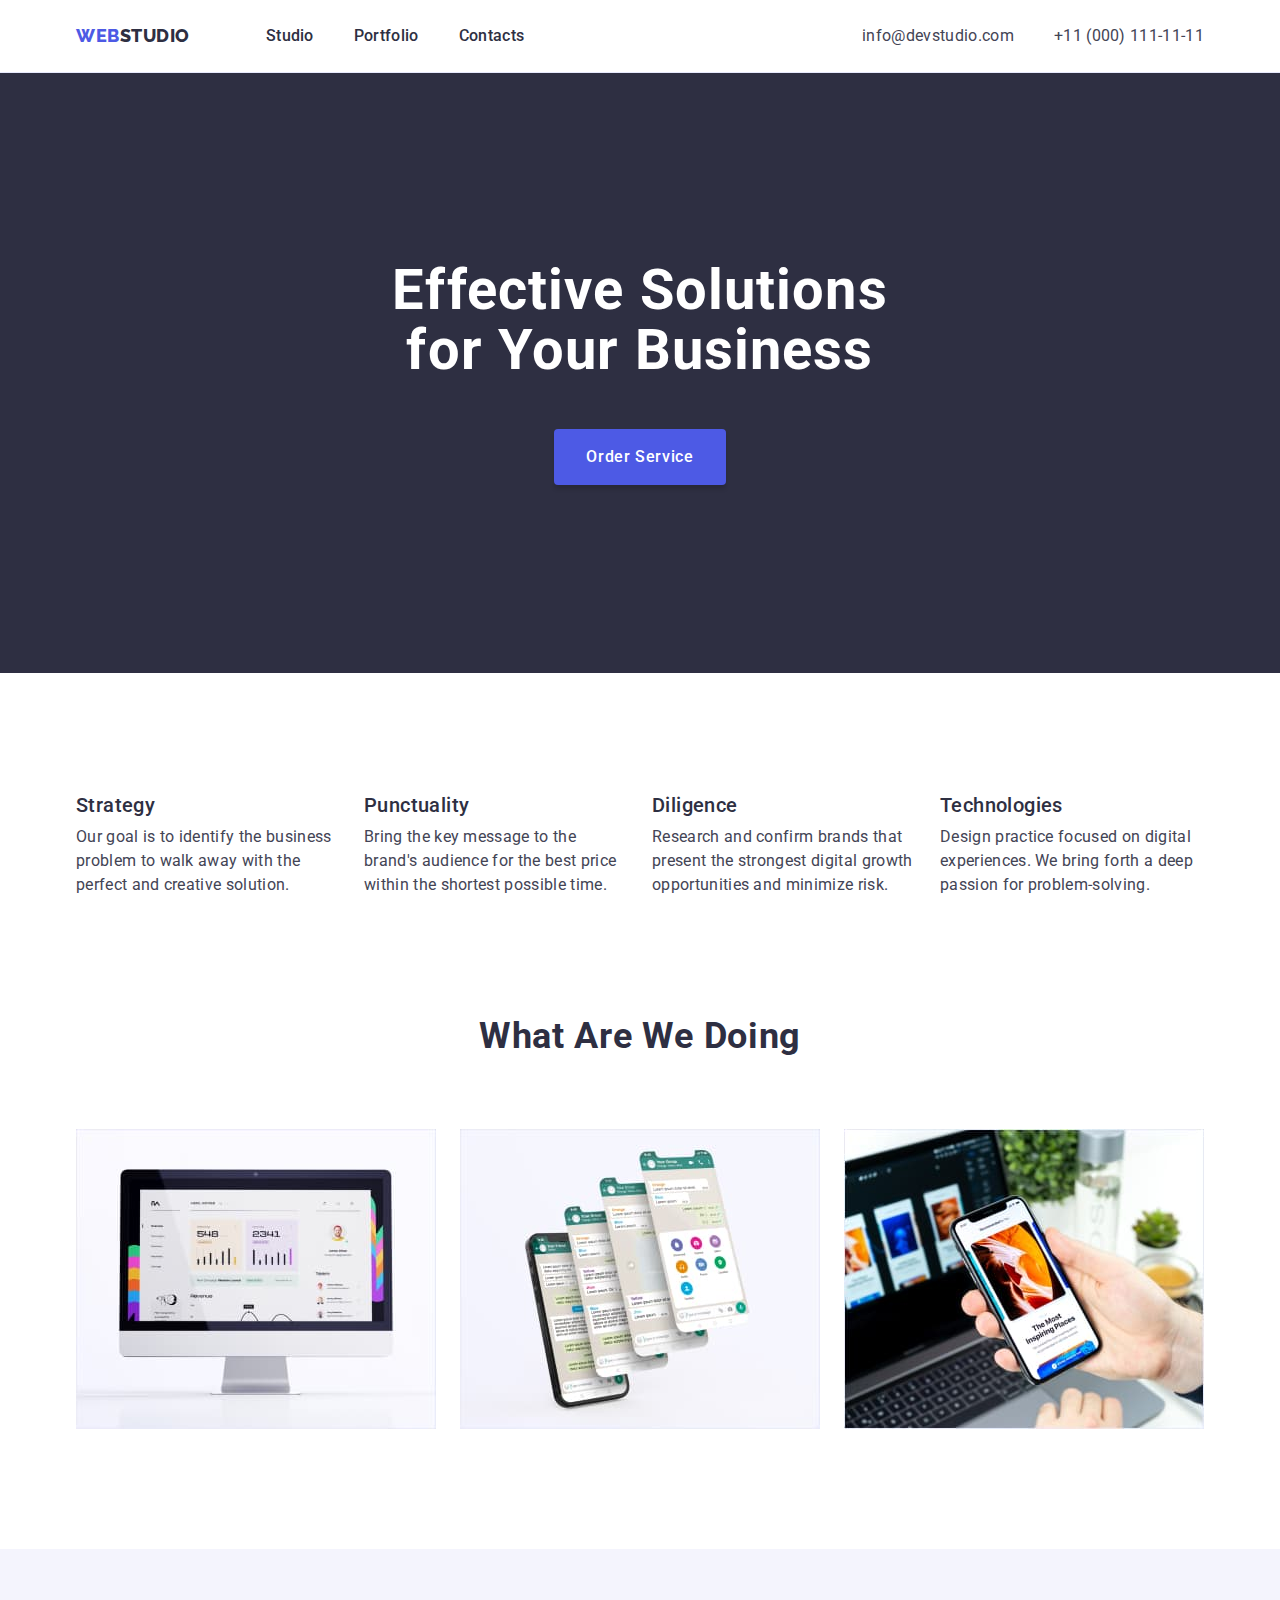
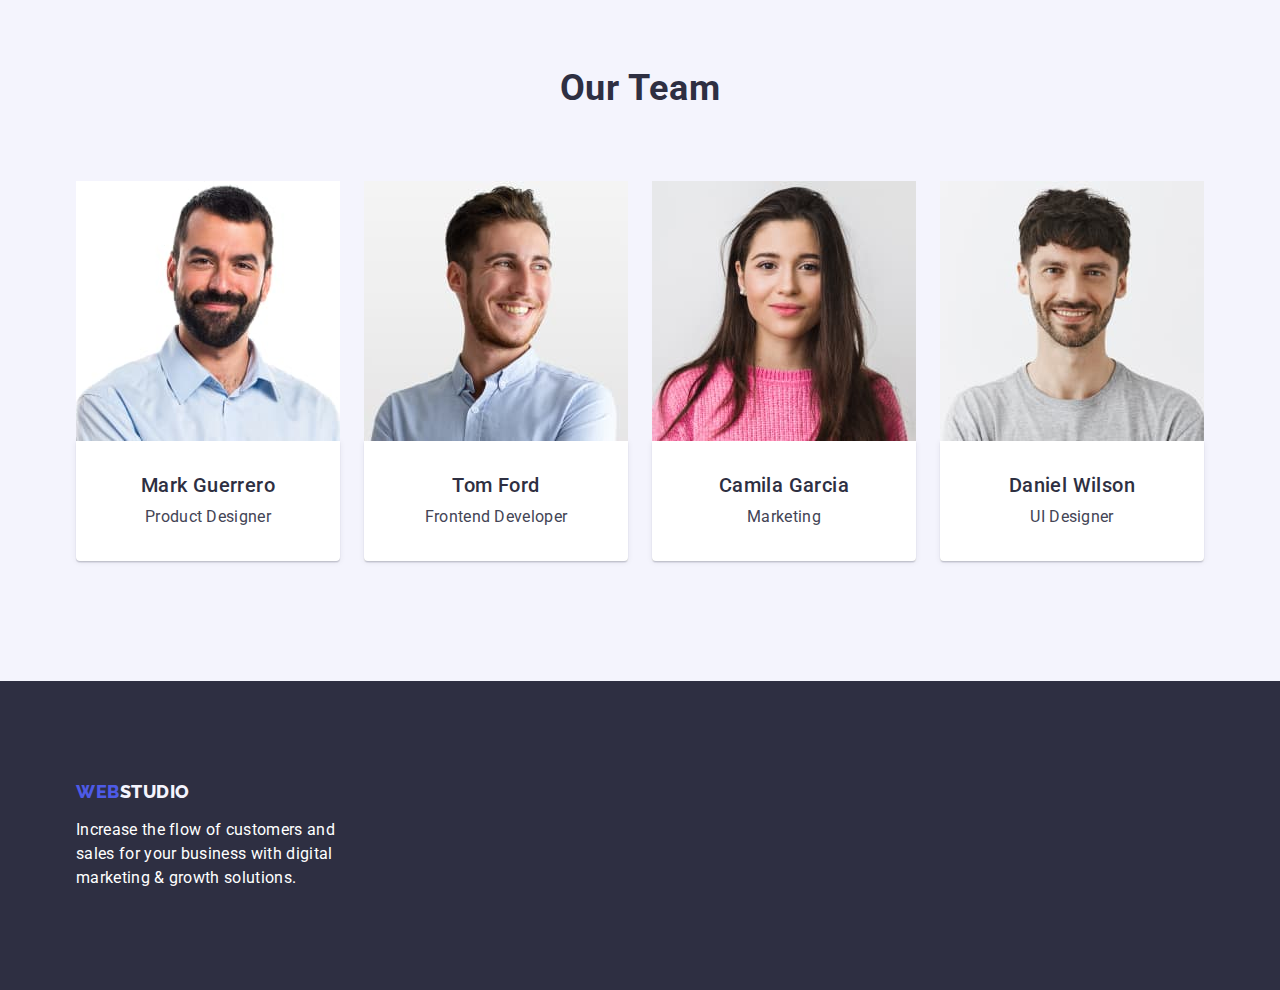
<file: index.html>
<!DOCTYPE html>
<html lang="en">
  <head>
    <meta charset="UTF-8" />
    <meta http-equiv="X-UA-Compatible" content="IE=edge" />
    <meta name="viewport" content="width=device-width, initial-scale=1.0" />
    <title>Studio</title>
    <link
      rel="stylesheet"
      href="https://cdnjs.cloudflare.com/ajax/libs/modern-normalize/1.0.0/modern-normalize.min.css"
    />
    <link rel="preconnect" href="https://fonts.googleapis.com" />
    <link rel="preconnect" href="https://fonts.gstatic.com" crossorigin />
    <link
      href="https://fonts.googleapis.com/css2?family=Raleway:wght@800&family=Roboto:wght@400;500;700;900&display=swap"
      rel="stylesheet"
    />
    <link rel="stylesheet" href="./css/styles.css" />
  </head>

  <body>
    <!--Шапка сайта-->
    <header class="header">
      <!--Логотип с ссылкой-->

      <div class="container header-container">
        <nav class="nav">
          <a href="./index.html" class="logo link"
            >Web<span class="logo-text">Studio</span></a
          >
          <ul class="nav-links list">
            <li class="nav-item item">
              <a href="./index.html" class="nav-link link">Studio</a>
            </li>
            <li class="nav-item item">
              <a href="./portfolio.html" class="nav-link link">Portfolio</a>
            </li>
            <li class="nav-item item">
              <a href="" class="nav-link link">Contacts</a>
            </li>
          </ul>
        </nav>

        <!--Контакты для связи-->

        <address class="contact">
          <ul class="contact-list list">
            <li class="contact-item item">
              <a href="mailto:info@devstudio.com" class="contact-link link"
                >info@devstudio.com</a
              >
            </li>
            <li class="contact-item item">
              <a href="tel:+110001111111" class="contact-link link"
                >+11 (000) 111-11-11</a
              >
            </li>
          </ul>
        </address>
      </div>
    </header>

    <main>
      <!--Главный заголовок,герой-->

      <section class="hero">
        <div class="container">
          <h1 class="hero-title">Effective Solutions for Your Business</h1>
          <button type="button" class="hero-button">Order Service</button>
        </div>
      </section>

      <!--Особенности-->
      <section class="section">
        <div class="container">
          <h2 hidden class="hidden-title">features</h2>

          <ul class="features-list list">
            <li class="features-item">
              <h3 class="features-title">Strategy</h3>
              <p class="features-text">
                Our goal is to identify the business problem to walk away with
                the perfect and creative solution.
              </p>
            </li>
            <li class="features-item">
              <h3 class="features-title">Punctuality</h3>
              <p class="features-text">
                Bring the key message to the brand's audience for the best price
                within the shortest possible time.
              </p>
            </li>
            <li class="features-item">
              <h3 class="features-title">Diligence</h3>
              <p class="features-text features-text-item">
                Research and confirm brands that present the strongest digital
                growth opportunities and minimize risk.
              </p>
            </li>
            <li class="features-item">
              <h3 class="features-title">Technologies</h3>
              <p class="features-text">
                Design practice focused on digital experiences. We bring forth a
                deep passion for problem-solving.
              </p>
            </li>
          </ul>
        </div>
      </section>

      <!--Чем мы занимаемся-->

      <section class="section section-padding">
        <div class="container">
          
          <h2 class="section-caption">What are we doing</h2>
          <ul class="meny-list list">
            <li class="meny-item">
              <img
                src="./images/wawd1.jpg"
                alt="Computer with screen on"
                width="360"
              />
            </li>
            <li class="meny-item">
              <img
                src="./images/wawd2.jpg"
                alt="Phone on the screen of which SMS"
                width="360"
              />
            </li>
            <li class="meny-item">
              <img
                src="./images/wawd3.jpg"
                alt="Laptop with phone in hand"
                width="360"
              />
            </li>
          </ul>
          
        </div>
        </section>
      

      <!--Наша команда-->

      
        <section class="section section-team">
          <div class="container">
          <h2 class="team-title">Our Team</h2>
          <ul class="team-list list">
            <li class="team-item">
                <img src="./images/contact1.jpg" alt="Face Mark Guerrero" width="264" class="img-team" />
                <div class="team-card-content">
                  <h3 class="section-subject">Mark Guerrero</h3>
                  <p class="section-text">Product Designer</p>
                </div>
            </li>
            <li class="team-item">
              <img
                src="./images/contact2.jpg"
                alt="Fece Tom Ford"
                width="264" class="img-team"
              />
              <div class="team-card-content">
                <h3 class="section-subject">Tom Ford</h3>
                <p class="section-text">Frontend Developer</p>
              </div>
            </li>
            <li class="team-item">
              <img
                src="./images/contact3.jpg"
                alt="Face Camila Garcia"
                width="264" class="img-team"
              />
              <div class="team-card-content">
                <h3 class="section-subject">Camila Garcia</h3>
                <p class="section-text">Marketing</p>
              </div>
            </li>
            <li class="team-item">
              <img
                src="./images/contact4.jpg"
                alt="Face Daniel Wilson"
                width="264" class="img-team"
              />
              <div class="team-card-content">
                <h3 class="section-subject">Daniel Wilson</h3>
                <p class="section-text">UI Designer</p>
                
              </div>
            </li>
          </ul>
          </div>
        </section>
      
    </main>
    <!--Подвал сайта-->
    <footer class="footer">
      
        <div class="container">
          <a href="./index.html" class="logo-footer link">Web<span class="footer-logo-span">Studio</span>
          </a>
          <p class="footer-text">
            Increase the flow of customers and sales for your business with
            digital marketing & growth solutions.
          </p>
        </div>
      
    </footer>
  </body>
</html>
</file>
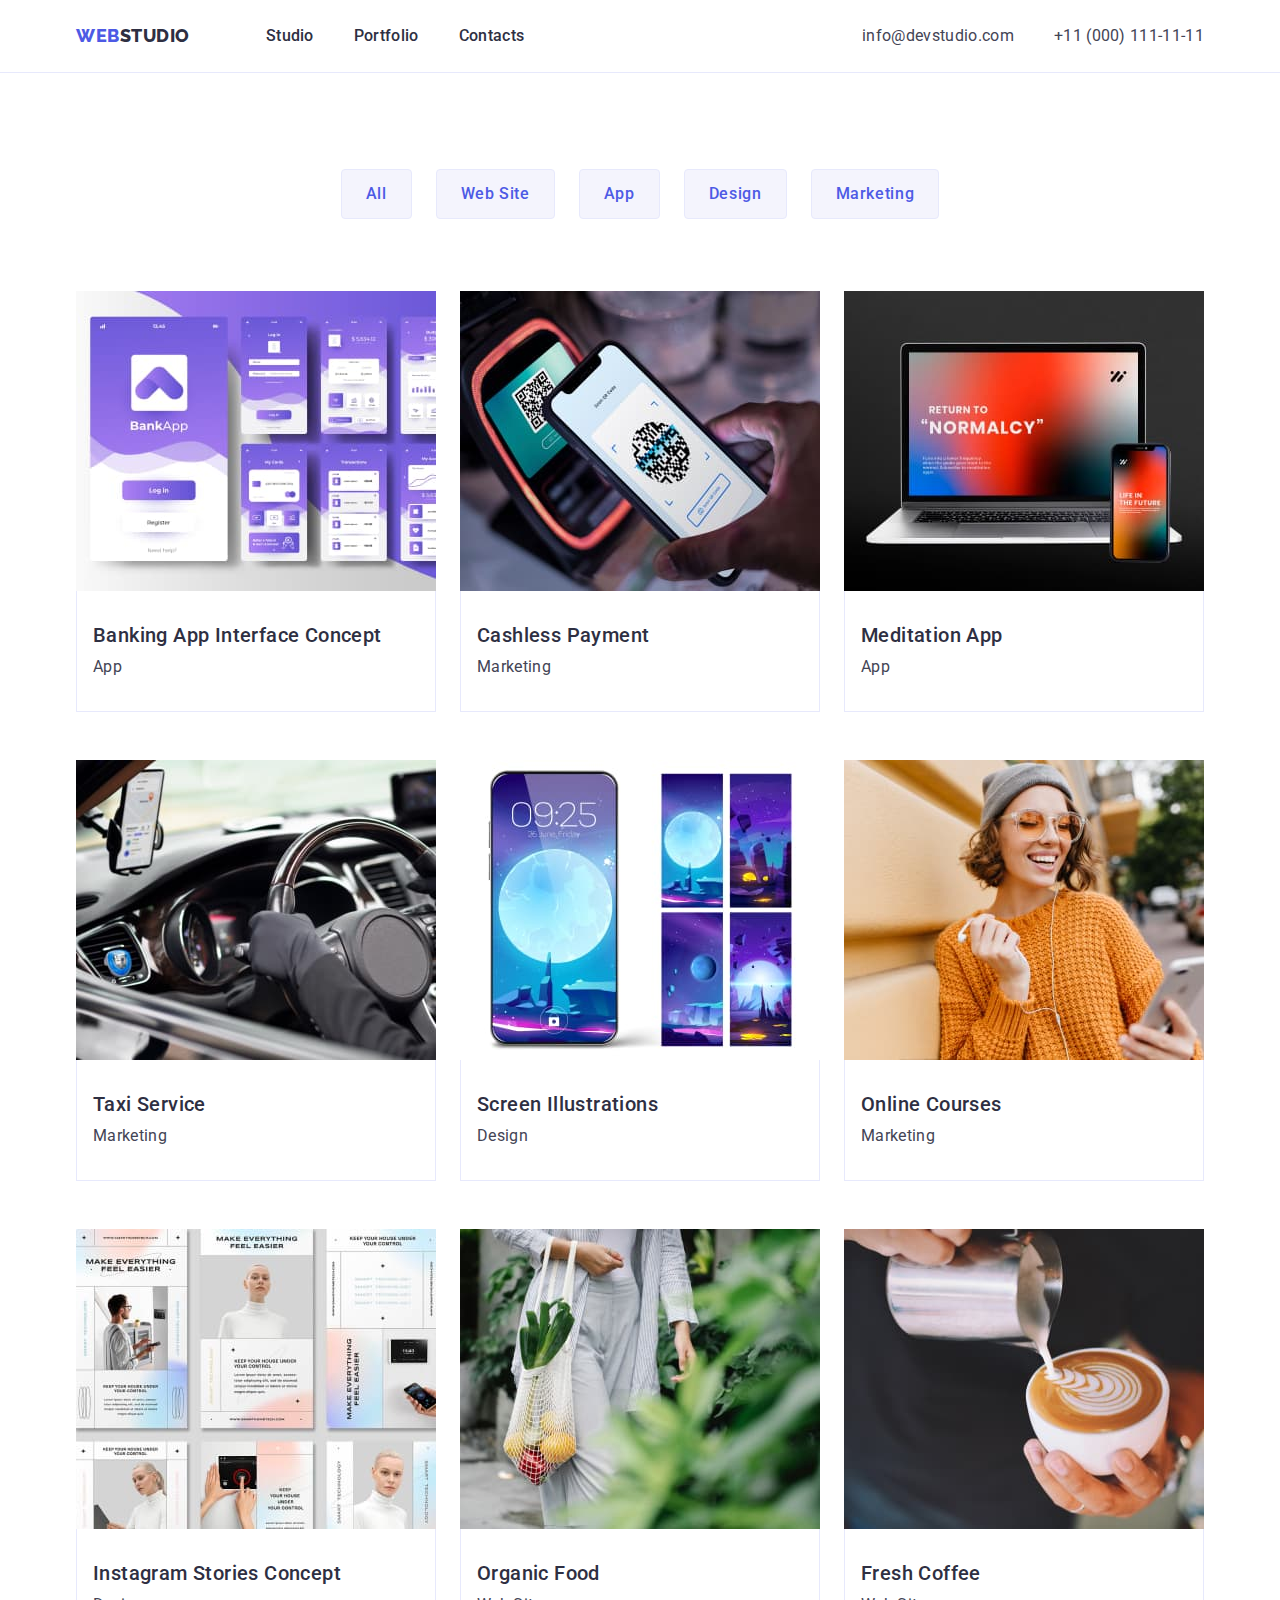
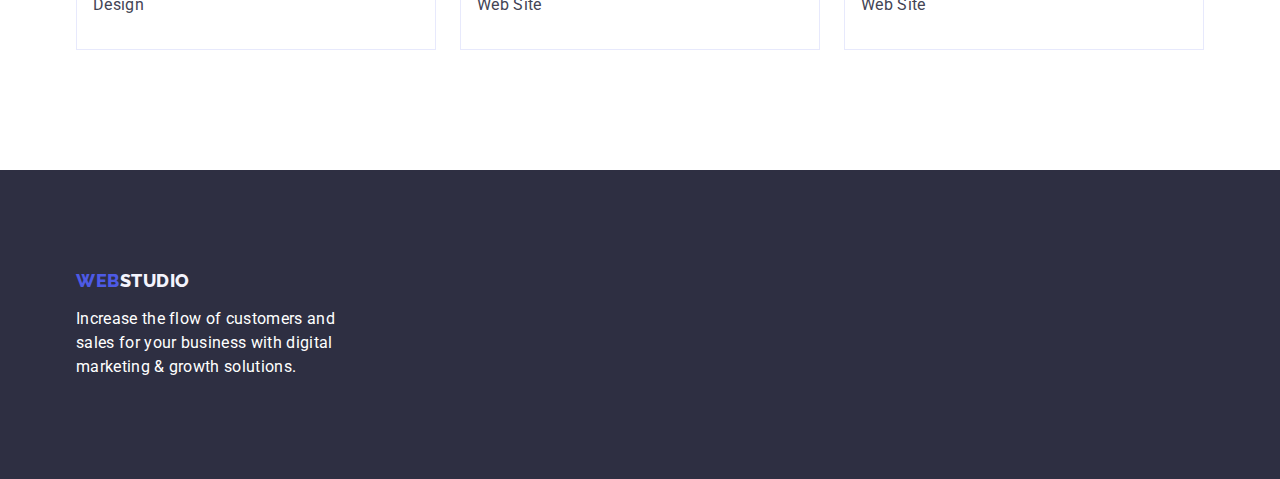
<file: portfolio.html>
<!DOCTYPE html>
<html lang="en">
  <head>
    <meta charset="UTF-8" />
    <meta http-equiv="X-UA-Compatible" content="IE=edge" />
    <meta name="viewport" content="width=device-width, initial-scale=1.0" />
    <title>Portfolio</title>
    <link rel="stylesheet" href="https://cdnjs.cloudflare.com/ajax/libs/modern-normalize/1.0.0/modern-normalize.min.css" />
    <link rel="stylesheet" href="./css/styles.css" />
    <link rel="preconnect" href="https://fonts.googleapis.com">
    <link rel="preconnect" href="https://fonts.gstatic.com" crossorigin>
    <link href="https://fonts.googleapis.com/css2?family=Raleway:wght@800&family=Roboto:wght@400;500;700;900&display=swap"
      rel="stylesheet">
  </head>

  <body>
    <!--Шапка сайта-->
    <header class="header">
      <!--Логотип с ссылкой-->
    
      <div class="container header-container">
        <nav class="nav">
          <a href="./index.html" class="logo link">Web<span class="logo-text">Studio</span></a>
          <ul class="nav-links list">
            <li class="nav-item item">
              <a href="./index.html" class="nav-link link">Studio</a>
            </li>
            <li class="nav-item item">
              <a href="./portfolio.html" class="nav-link link">Portfolio</a>
            </li>
            <li class="nav-item item">
              <a href="" class="nav-link link">Contacts</a>
            </li>
          </ul>
        </nav>
    
        <!--Контакты для связи-->
    
        <address class="contact">
          <ul class="contact-list list">
            <li class="contact-item item">
              <a href="mailto:info@devstudio.com" class="contact-link link">info@devstudio.com</a>
            </li>
            <li class="contact-item item">
              <a href="tel:+110001111111" class="contact-link link">+11 (000) 111-11-11</a>
            </li>
          </ul>
        </address>
      </div>
    </header>

    <main>
      <section class="section-galery">
        <div class="container">
          <h1 hidden>galery</h1>
          <ul class="galerry-btn-list list">
            <li class="galerry-item"><button type="button" class="meny-button">All</button></li>
            <li class="galerry-item"><button type="button" class="meny-button">Web Site</button></li>
            <li class="galerry-item"><button type="button" class="meny-button">App</button></li>
            <li class="galerry-item"><button type="button" class="meny-button">Design</button></li>
            <li class="galerry-item"><button type="button" class="meny-button">Marketing</button></li>
          </ul>
          
          <ul class="galery-list list ">
            <li class="galerry-item-card">
              <a href="" class="galery-link link">
                <img src="./images/galery/1.jpg" alt="Bank app" width="360" class="galerry-img"/>
                <div class="galerry-card-content">
                  <h2 class="galery-title">Banking App Interface Concept</h2>
                  <p class="galery-paragrav">App</p>
                </div>
                
              </a>
            </li>
          
            <li class="galerry-item-card">
              <a href="" class="galery-link link">
                <img src="./images/galery/2.jpg" alt="Phone Checks QR Code" width="360" class="galerry-img"/>
                <div class="galerry-card-content">
                  <h2 class="galery-title">Cashless Payment</h2>
                  <p class="galery-paragrav">Marketing</p>
                </div>
              </a>
            </li>
          
            <li class="galerry-item-card">
              <a href="" class="galery-link link">
                <img src="./images/galery/3.jpg" alt="Notebook with phone" width="360" class="galerry-img"/>
                <div class="galerry-card-content">
                <h2 class="galery-title">Meditation App</h2>
                <p class="galery-paragrav">App</p>
              </div>
              </a>
            </li>
          
            <li class="galerry-item-card">
              <a href="" class="galery-link link">
                <img src="./images/galery/4.jpg" alt="The driver in the car holds the steering wheel" width="360" class="galerry-img"/>
                <div class="galerry-card-content">
                  <h2 class="galery-title">Taxi Service</h2>
                  <p class="galery-paragrav">Marketing</p>
                </div>
                
              </a>
            </li>
          
            <li class="galerry-item-card">
              <a href="" class="galery-link link">
                <img src="./images/galery/5.jpg" alt="Included phone" width="360" class="galerry-img"/>
                <div class="galerry-card-content">
                  <h2 class="galery-title">Screen Illustrations</h2>
                  <p class="galery-paragrav">Design</p>
                </div>
                
              </a>
            </li>
          
            <li class="galerry-item-card">
              <a href="" class="galery-link link">
                <img src="./images/galery/6.jpg" alt="girl with headphones in orange sweater" width="360" class="galerry-img"/>
                <div class="galerry-card-content">
                  <h2 class="galery-title">Online Courses</h2>
                  <p class="galery-paragrav">Marketing</p>
                </div>
                
              </a>
            </li>
          
            <li class="galerry-item-card">
              <a href="" class="galery-link link">
                <img src="./images/galery/7.jpg" alt="book pages" width="360" class="galerry-img"/>
                <div class="galerry-card-content">
                  <h2 class="galery-title">Instagram Stories Concept</h2>
                  <p class="galery-paragrav">Design</p>
                </div>
                
              </a>
            </li>
          
            <li class="galerry-item-card">
              <a href="" class="galery-link link">
                <img src="./images/galery/8.jpg" alt="a girl in white carries vegetables in a bag" width="360" class="galerry-img"/>
                <div class="galerry-card-content">
                  <h2 class="galery-title">Organic Food</h2>
                  <p class="galery-paragrav">Web Site</p>
                </div>
                
              </a>
            </li>
          
            <li class="galerry-item-card">
              <a href="" class="galery-link link">
                <img src="./images/galery/9.jpg" alt="a girl in white carries vegetables in a bag" width="360" class="galerry-img"/>
                <div class="galerry-card-content">
                  <h2 class="galery-title">Fresh Coffee</h2>
                  <p class="galery-paragrav">Web Site</p>
                </div>
                
              </a>
            </li>
          </ul>
        </div>
      </section>
    </main>

    <!--Подвал сайта-->

    <footer class="footer">
    
      <div class="container">
        <a href="./index.html" class="logo-footer link">Web<span class="footer-logo-span">Studio</span>
        </a>
        <p class="footer-text">
          Increase the flow of customers and sales for your business with
          digital marketing & growth solutions.
        </p>
      </div>
    
    </footer>
  </body>
</html>
</file>
<file: css/styles.css>
/* Цвет основного текста #2E2F42 */

/* Вторичный цвет текста,абзацев #434455; */

/* Цвет заголовка героя #FFFFFF */

/* Цвет кнопки #4D5AE5 , Цвет ховера #404BBF */

/* Цвет акцента #E7E9FC */

/* Цвет героя и футтера #2E2F42 */

/* Цвет фона #E5E5E5 */

/* Цвет фона вторичный #F4F4FD */

/* Размеры основного текста : 16рх
line-height: 1.5 множитель*/

/* Размеры вторичных заголовков : 20рх
line-height: 1.2 множитель */

/* Переменные */



/* Общий сброс дефолта */

html {
  box-sizing: border-box;
}

*,
*::before,
*::after {
  box-sizing: inherit;
}

h1,
h2,
h3,
h4,
h5,
h6,
p {
  margin: 0;
}

ul,
ol {
  list-style: none;
  margin-top: 0;
  margin-bottom: 0;

  padding-left: 0;
}

img {
  display: block;
}

.list {
  list-style: none;
}

.link {
  text-decoration: none;
}

/* Глобальные стили */

body {
  color: #434455;
  font-size: 16px;
  line-height: 1.5;
  font-family: 'Roboto', sans-serif;
  background-color: #ffffff;
  letter-spacing: 0.02em;
}

/* Переменные  */

:root {
  --primary-text-color: #2e2f42;
  --title-paragrav-color: #434455;
  --acsent-color: #404bbf;
  --button-color: #4d5ae5;
  --button-portvolio-color: #f4f4fd;
}

/* Контейнер */

.container {
  width: 1158px;

  padding: 0 15px;
  margin: 0 auto;
}

/*--------------- Общие стили для секций и заголовков -----------------*/

.section {
  padding: 120px 0;
}

.section.section-padding {
  padding-top: 0;
}

.section .section-title {
  color: var(--primary-text-color);
  font-size: 36px;
  line-height: 1.11;
  font-weight: 500;
  letter-spacing: 0.02em;
}

/*--------- СТИЛИ ДЛЯ ШАПКИ -------------*/

.header {
  border-bottom: 1px solid #e7e9fc;
}

.header .header-container {
  display: flex;
}

.header .nav {
  display: flex;
  align-items: center;
}

/*------------- Логотип в шапке -------------*/

.logo {
  color: var(--button-color);
  font-size: 18px;
  line-height: 1.17;
  font-family: 'Raleway', sans-serif;
  letter-spacing: 0.03em;
  font-weight: 800;
  text-transform: uppercase;

  margin-right: 76px;
}
.logo-text {
  color: var(--primary-text-color);
}

/*----------------- Навигация по сайту -----------------*/

.nav-links {
  display: flex;
}

.nav-links .nav-link {
  color: var(--primary-text-color);
  font-weight: 500;
  letter-spacing: 0.02em;
  font-style: normal;
  padding: 24px 0;
}

.nav-links .nav-item {
  margin-right: 40px;
}

.nav-links .nav-item:last-child {
  margin-right: 0px;
}

/* ---------- Контакты -------------------------- */
.contact {
  font-style: normal;
  margin-left: auto;
}

.header .contact-list {
  display: flex;
  padding: 24px 0;
  margin-right: auto;
}

.contact-list .contact-item {
  margin-right: 40px;
}

.contact-list .contact-item:last-child {
  margin-right: 0;
}

.contact-list .contact-link {
  color: var(--title-paragrav-color);
  font-weight: 400;
  letter-spacing: 0.02em;
  font-style: normal;
}


/*------------------ Навигация по сайту + контактная информация в ховере --------------*/

.nav-links .nav-link:hover,
.nav-links .nav-link:focus,


.addres-list .address-link:hover,
.addres-list .address-link:focus,


.contact-list .contact-link:hover,
.contact-list .contact-link:focus {
  color: var(--acsent-color);
}

/* ------------------------ Навигация по сайту + контактная информация в активе --------------*/

.nav-links .nav-link:active,

.addres-list .address-link:active,

.contact-list .contact-link:active {
  color: #4d5ae5;
}




/* ------------------------ ПЕРВАЯ СЕКЦИЯ - ГЕРОЙ ------------------------*/

.hero {
  padding: 188px 0;

  background-color: #2e2f42;
}

.hero .hero-title {
  display: block;
  color: #ffffff;
  font-size: 56px;
  line-height: 1.07;
  letter-spacing: 0.02em;
  text-align: center;

  max-width: 496px;

  margin-left: auto;
  margin-right: auto;
  margin-bottom: 48px;
}

.hero .hero-button {
  display: block;
  text-align: center;

  padding-left: 32px;
  padding-right: 32px;
  padding-top: 16px;
  padding-bottom: 16px;

  margin-left: auto;
  margin-right: auto;

  color: #ffffff;
  background-color: var(--button-color);
  cursor: pointer;
  font-family: 'Roboto', sans-serif;
  font-weight: 500;
  font-size: 16px;
  line-height: 1.5;
  letter-spacing: 0.04em;
  box-shadow: 0px 4px 4px rgba(0, 0, 0, 0.15);

  border-radius: 4px;
  border: none;

  min-width: 169px;
  height: 56px;
  gap: 10px;
}


/* --------------- Кнопка героя в ховере ---------------------- */
.hero .hero-button:hover,
.hero .hero-button:focus {
  background-color: #404bbf;
}

/*------------------------- ВТОРАЯ СЕКЦИЯ - ОСОБЕННОСТИ  -----------------*/

.features-list {
  display: flex;
 
}


.features-list .features-item {
  margin-right: 24px;
  width: calc((100% - 72px) / 4);
}

.features-list .features-item:last-child {
  margin-right: 0px;
}


.features-title {
  font-size: 20px;
  line-height: 1.2;
  color: var(--primary-text-color);
  font-weight: 500;
  letter-spacing: 0.02em;
  margin-bottom: 8px;
}

.features-text-item {
  width: 264px;
}

.features-text {
  font-size: 16px;
  line-height: 1.5;
  letter-spacing: 0.02em;
  color: var(--title-paragrav-color);
}

/*------------------- ТРЕТЬЯ СЕКЦИЯ - ЧЕМ МЫ ЗАНИМАЕМСЯ------------------- */

.meny-list {
  display: flex;
}


.meny-list .meny-item {
  margin-right: 24px;
}
.meny-list .meny-item:last-child {
  margin-right: 0;
}


.section .section-caption {
  color: var(--primary-text-color);
  font-size: 36px;
  line-height: 1.11;
  font-weight: 700;
  letter-spacing: 0.02em;
  text-transform: capitalize;
  text-align: center;

  margin-bottom: 72px;
}







/* ЧЕТВЕРТАЯ СЕКЦИЯ - КОМАНДА*/

.section-team {
  background-color: #f4f4fd;

}

.team-title {
  color: var(--primary-text-color);
  font-size: 36px;
  line-height: 1.11;
  font-weight: 700;
  letter-spacing: 0.02em;
  text-align: center;
  text-transform: capitalize;

  margin-bottom: 72px;
}

.team-list {
  display: flex;
  justify-content: space-between;

  margin-top: 72px;
}

.team-card-content {
  box-shadow: 0px 1px 6px rgba(46, 47, 66, 0.08),
    0px 1px 1px rgba(46, 47, 66, 0.16), 0px 2px 1px rgba(46, 47, 66, 0.08);
  border-radius: 0px 0px 4px 4px;
  padding-top: 32px;
  padding-bottom: 32px;
  padding-left: 16px;
  padding-right: 16px;
}

.team-list .team-item {
  margin-right: 24px;
  width: calc((100% - 72px) / 4);
}

.team-list .team-item:last-child {
  margin-right: 0px;
}

.team-list .team-item:first-child {
  border-radius: 0px 0px 4px 4px;
}

.section-text {
  font-size: 16px;
  line-height: 1.5;
  letter-spacing: 0.02em;
  color: var(--title-paragrav-color);
  text-align: center;
  
}


.section-team .section-subject {
  color: var(--primary-text-color);
  font-size: 20px;
  line-height: 1.2;
  font-weight: 500;
  letter-spacing: 0.02em;
  text-align: center;

  margin-bottom: 8px;
}

.section-team .team-item {
  background-color: #ffffff;
}

/* -----------------ФУТЕР-------------------*/

.footer {
  background-color: var(--primary-text-color);
  color: #ffffff;

  padding: 100px 0;
}

/* --------------------------Логотип В футтере -------------------------- */

.footer .logo-footer {
  display: inline-block;
  color: var(--button-color);
  font-size: 18px;
  line-height: 1.17;
  font-family: 'Raleway', sans-serif;
  letter-spacing: 0.03em;
  font-weight: 800;
  text-transform: uppercase;

  margin-bottom: 16px;
}

.footer .footer-logo-span {
  color: #f4f4fd;
}

.footer .footer-text {
  max-width: 264px;
}





/* -----------------------СТРАНИЦА ПОРТФОЛИО---------------------- */


/* -------------------СТИЛИ ДЛЯ КНОПОК ПЕРВАЯ СЕКЦИЯ -------------------*/

.section-galery .meny-button {
  display: block;

  background-color: var(--button-portvolio-color);
  color: var(--button-color);
  cursor: pointer;
  font-family: 'Roboto', sans-serif;
  font-weight: 500;
  font-size: 16px;
  letter-spacing: 0.04em;
  line-height: 1.5;
  border: 1px solid #E7E9FC;
  border-radius: 4px;



  margin-top: 0;
  margin-left: auto;
  margin-right: auto;

  padding: 12px 24px;
}

/* --------------------Ховер кнопок --------------------- */

.section-galery .meny-button:hover,
.section-galery .meny-button:focus {
  background-color: var(--acsent-color);
  color: #ffffff;
  border: 1px solid transparent;
}


/* -------------------- ГАЛЕРЕЯ КАРТОЧКИ --------------- */

.section-galery {
  padding-top: 96px;
  padding-bottom: 120px;
}

.section-galery .galery-title {
  color: var(--primary-text-color);
  font-size: 20px;
  line-height: 1.2;
  font-weight: 500;
  letter-spacing: 0.02em;

  margin-bottom: 8px;
}

.section-galery .galerry-btn-list {
  display: flex;
  justify-content: center;
  margin-bottom: 72px
}

.galerry-item {
  margin-right: 24px;

}

.galerry-btn-list .galerry-item:last-child {
  margin-right: 0;
}

.galery-list {
  display: flex;
  flex-wrap: wrap;
  row-gap: 48px;
}

.galery-list .galerry-item-card {
  margin-right: 24px;

}

.galery-list .galerry-card-content {
  padding-top: 32px;
  padding-bottom: 32px;
  padding-left: 16px;
  padding-right: 16px;

  border: 1px solid #E7E9FC;
  border-top: none;
}

.galery-list .galerry-item-card:nth-child(3n + 3) {
  margin-right: 0;
}


.galery-paragrav {
  color: var(--title-paragrav-color);
  line-height: 1.5;
}
</file>
